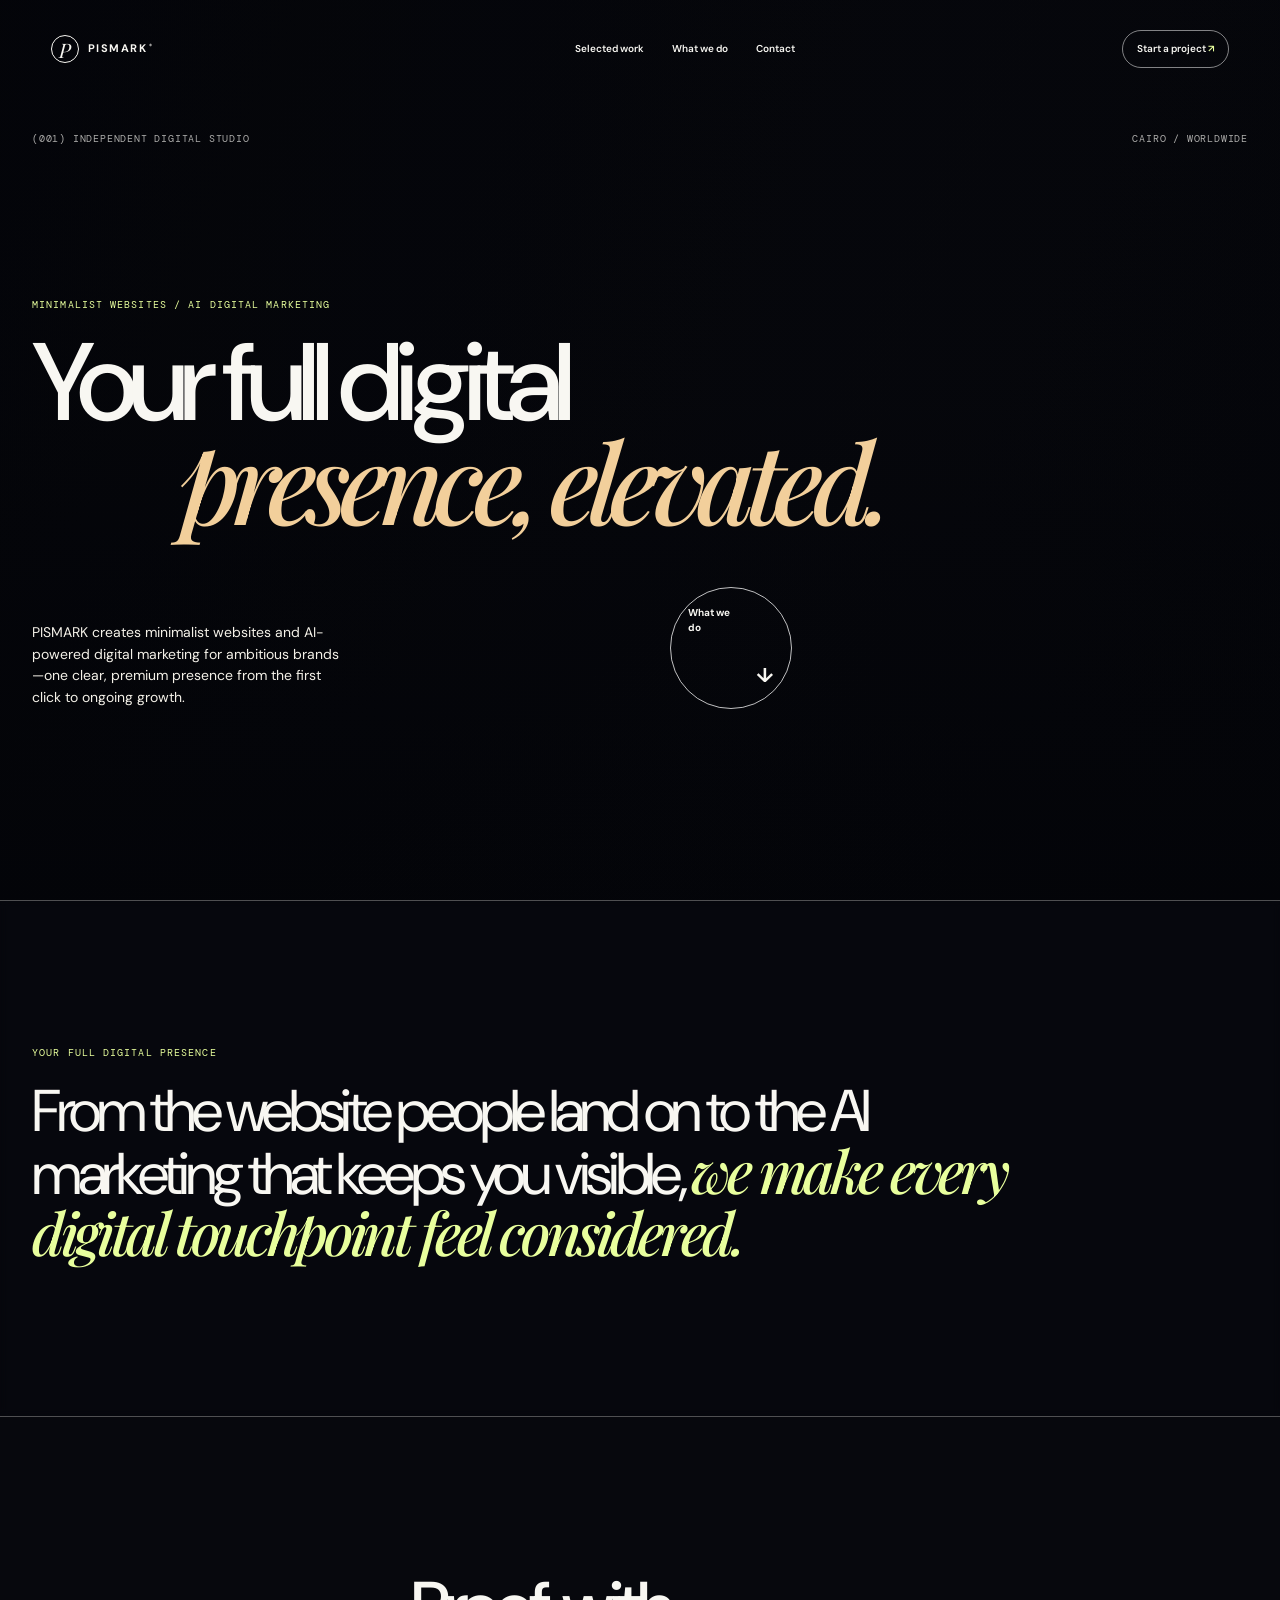
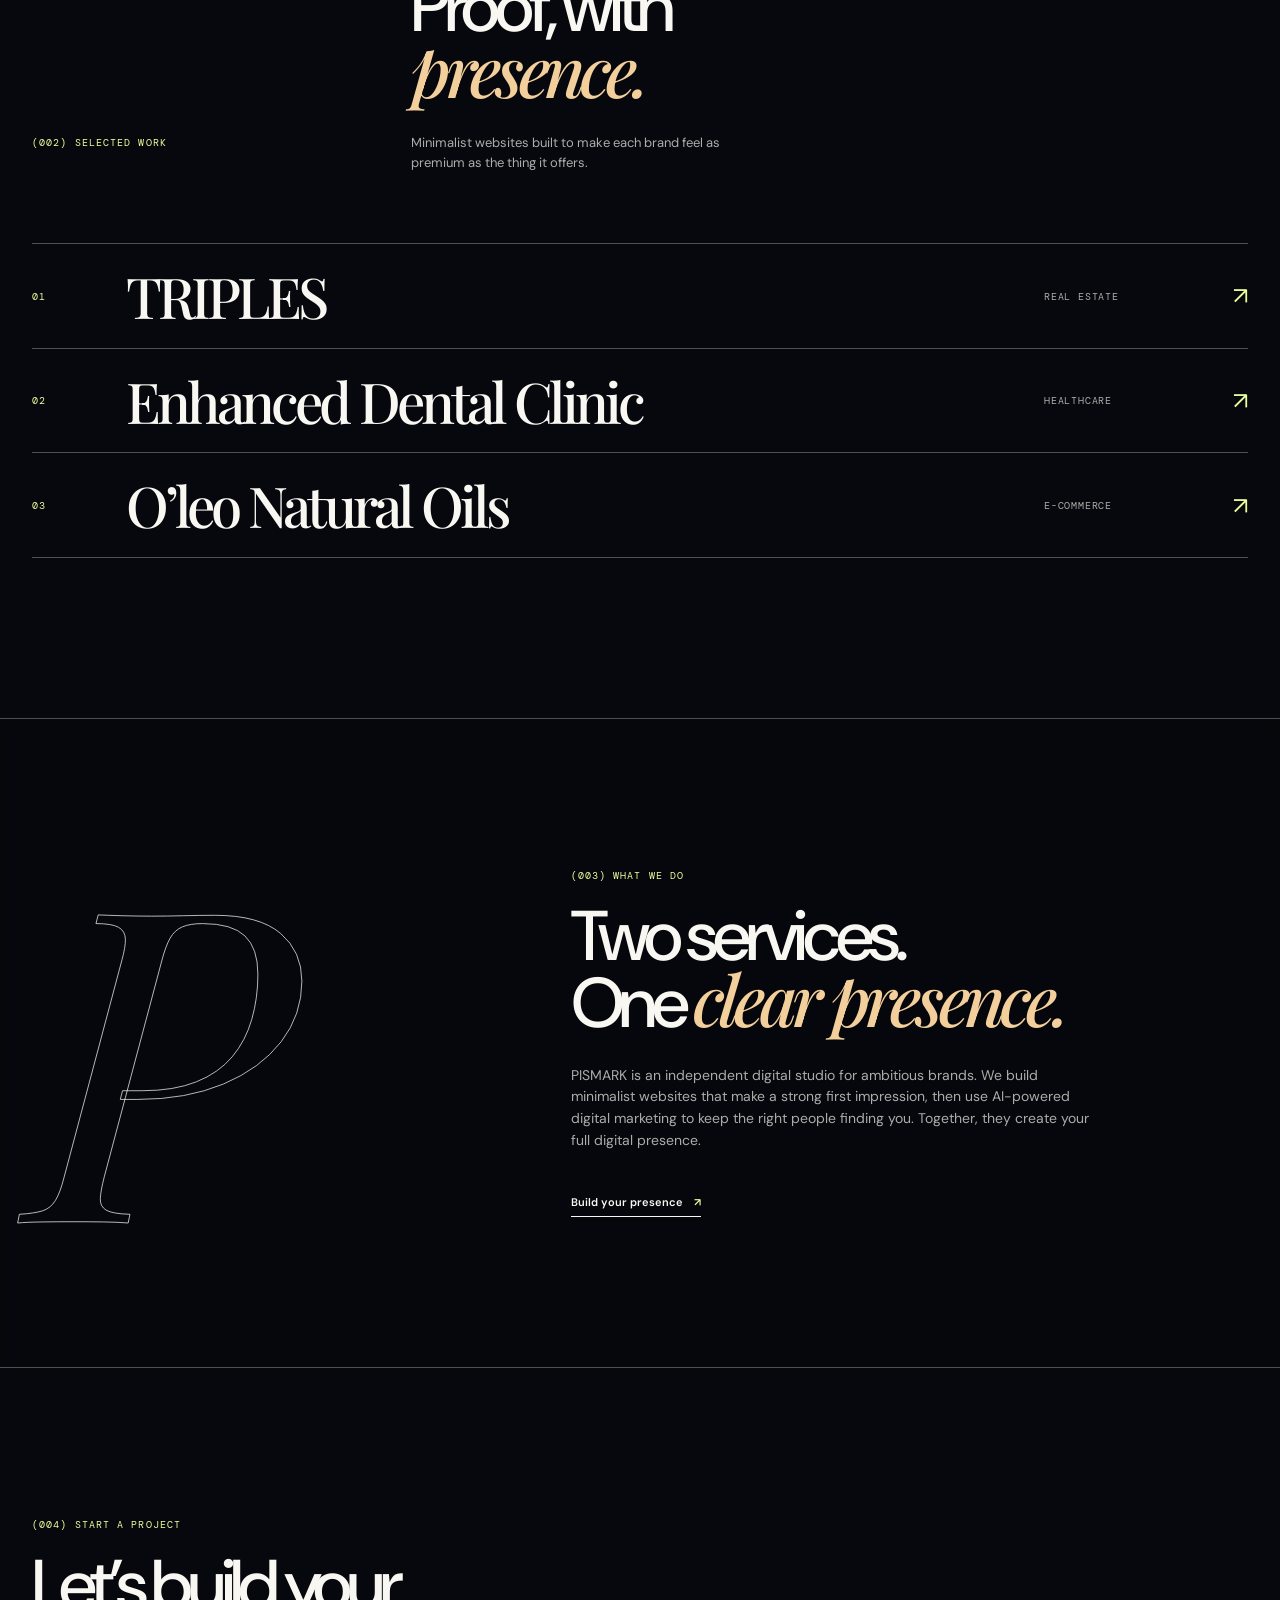
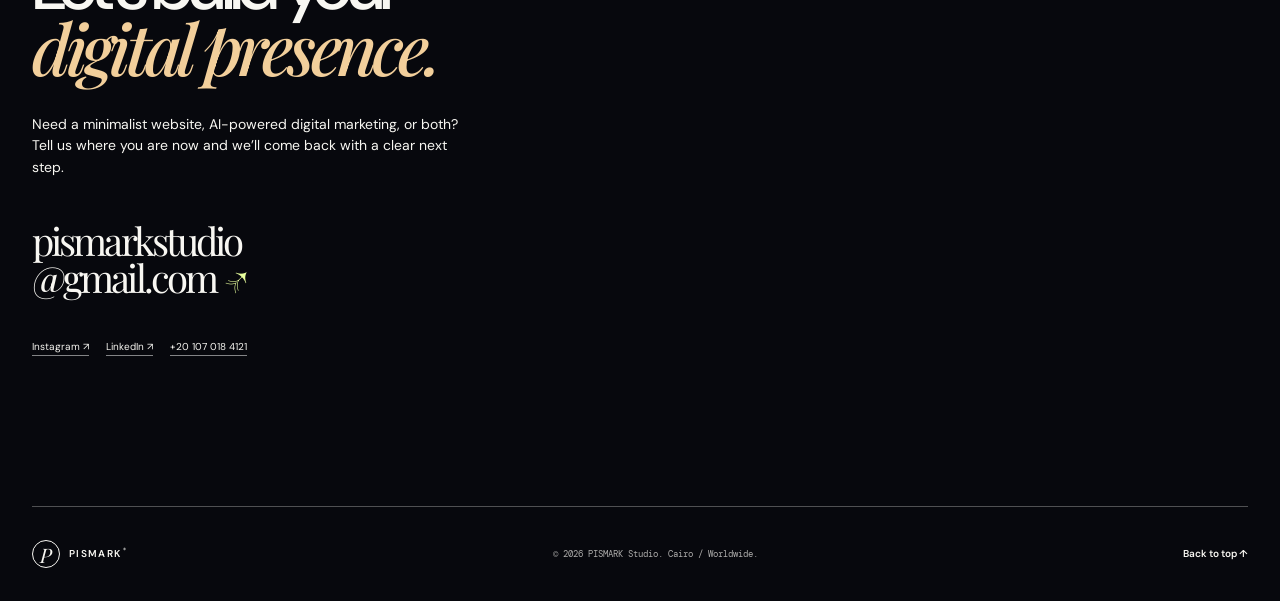
<file: index.html>
<!doctype html>
<html lang="en">
  <head>
    <meta charset="UTF-8" />
    <meta name="viewport" content="width=device-width, initial-scale=1.0" />
    <meta name="description" content="PISMARK builds minimalist websites and AI-powered digital marketing for a complete, premium digital presence." />
    <title>PISMARK — Minimalist websites & AI digital marketing.</title>
    <link rel="icon" href="assets/favicon.svg?v=2" type="image/svg+xml" sizes="any" />
    <link rel="shortcut icon" href="assets/favicon.svg?v=2" />
    <link rel="preconnect" href="https://fonts.googleapis.com" />
    <link rel="preconnect" href="https://fonts.gstatic.com" crossorigin />
    <link href="https://fonts.googleapis.com/css2?family=DM+Mono:wght@400;500&family=DM+Sans:opsz,wght@9..40,400;9..40,500;9..40,600;9..40,700&family=Playfair+Display:ital,wght@0,500;0,600;0,700;1,500;1,600&display=swap" rel="stylesheet" />
    <link rel="stylesheet" href="css/styles.css" />
    <link rel="stylesheet" href="css/project-list.css" />
    <link rel="stylesheet" href="css/type-scale.css" />
    <link rel="stylesheet" href="css/accessibility.css" />
  </head>
  <body>
    <a class="skip-link" href="#content">Skip to content</a>
    <div class="site-loader" aria-hidden="true"><span>P</span><i></i></div>
    <div class="page-video" aria-hidden="true"><video autoplay loop muted playsinline preload="auto"><source src="assets/background-video-web.mp4" type="video/mp4" /></video><div class="video-tint"></div></div>
    <div class="scroll-progress" aria-hidden="true"><span></span></div>

    <header class="site-header" id="top">
      <a class="wordmark" href="#top" aria-label="PISMARK home"><span class="wordmark__seal">P</span><span>PISMARK<sup>®</sup></span></a>
      <nav class="desktop-nav" aria-label="Main navigation"><a href="#work">Selected work</a><a href="#studio">What we do</a><a href="#contact">Contact</a></nav>
      <a class="header-cta" href="#contact">Start a project <span>↗</span></a>
      <button class="menu-toggle" type="button" aria-expanded="false" aria-controls="mobile-menu"><span></span><span></span><span class="sr-only">Open menu</span></button>
    </header>
    <div class="mobile-menu" id="mobile-menu" hidden><a href="#work">Selected work</a><a href="#studio">What we do</a><a href="#contact">Contact</a></div>

    <main id="content" tabindex="-1">
      <section class="hero shell" aria-labelledby="hero-title">
        <div class="eyebrow-row intro"><span>(001) INDEPENDENT DIGITAL STUDIO</span><span>CAIRO / WORLDWIDE</span></div>
        <div class="hero-copy"><p class="kicker intro">MINIMALIST WEBSITES / AI DIGITAL MARKETING</p><h1 id="hero-title"><span class="intro">Your full digital</span><span class="intro hero-italic">presence, elevated.</span></h1><div class="hero-bottom intro"><p>PISMARK creates minimalist websites and AI-powered digital marketing for ambitious brands—one clear, premium presence from the first click to ongoing growth.</p><a class="circle-link" href="#studio">What we<br />do <b>↓</b></a></div></div>
      </section>

      <section class="manifesto" aria-label="PISMARK value proposition"><div class="shell reveal"><p class="kicker">YOUR FULL DIGITAL PRESENCE</p><p>From the website people land on to the AI marketing that keeps you visible, <em>we make every digital touchpoint feel considered.</em></p></div></section>

      <section class="work shell" id="work" aria-labelledby="work-title">
        <div class="section-heading reveal"><p class="kicker">(002) Selected work</p><div><h2 id="work-title">Proof, with<br /><em>presence.</em></h2><p>Minimalist websites built to make each brand feel as premium as the thing it offers.</p></div></div>
        <ol class="project-list" aria-label="Selected PISMARK projects">
          <li class="reveal"><a href="triple-s-real-estate.html"><span>01</span><strong>TRIPLES</strong><em>Real estate</em><b>↗</b></a></li>
          <li class="reveal"><a href="enhanced-dental-clinic.html"><span>02</span><strong>Enhanced Dental Clinic</strong><em>Healthcare</em><b>↗</b></a></li>
          <li class="reveal"><a href="oleo-natural-oils.html"><span>03</span><strong>O’leo Natural Oils</strong><em>E-commerce</em><b>↗</b></a></li>
        </ol>
      </section>

      <section class="studio" id="studio" aria-labelledby="studio-title"><div class="shell studio-layout reveal"><p class="studio-monogram" aria-hidden="true">P</p><div><p class="kicker">(003) WHAT WE DO</p><h2 id="studio-title">Two services.<br />One <em>clear presence.</em></h2><p class="studio-copy">PISMARK is an independent digital studio for ambitious brands. We build minimalist websites that make a strong first impression, then use AI-powered digital marketing to keep the right people finding you. Together, they create your full digital presence.</p><a class="line-link" href="#contact">Build your presence <span>↗</span></a></div></div></section>

      <section class="contact shell" id="contact" aria-labelledby="contact-title"><div class="contact-box reveal"><p class="kicker">(004) START A PROJECT</p><h2 id="contact-title">Let’s build your<br /><em>digital presence.</em></h2><p>Need a minimalist website, AI-powered digital marketing, or both? Tell us where you are now and we’ll come back with a clear next step.</p><a class="email" href="mailto:pismarkstudio@gmail.com">pismarkstudio<br />@gmail.com <span>↗</span></a><div class="social-links"><a href="https://www.instagram.com/pismarkstudio?igsh=YjEzbXQwd3I3NHVk" target="_blank" rel="noreferrer">Instagram ↗</a><a href="https://www.linkedin.com/in/youssef-hamdy-336260428" target="_blank" rel="noreferrer">LinkedIn ↗</a><a href="tel:+201070184121">+20 107 018 4121</a></div></div></section>
    </main>
    <footer class="site-footer shell"><a class="wordmark" href="#top"><span class="wordmark__seal">P</span><span>PISMARK<sup>®</sup></span></a><p>© <span id="year"></span> PISMARK Studio. Cairo / Worldwide.</p><a href="#top">Back to top ↑</a></footer>
    <script src="js/script.js"></script>
  </body>
</html>
</file>
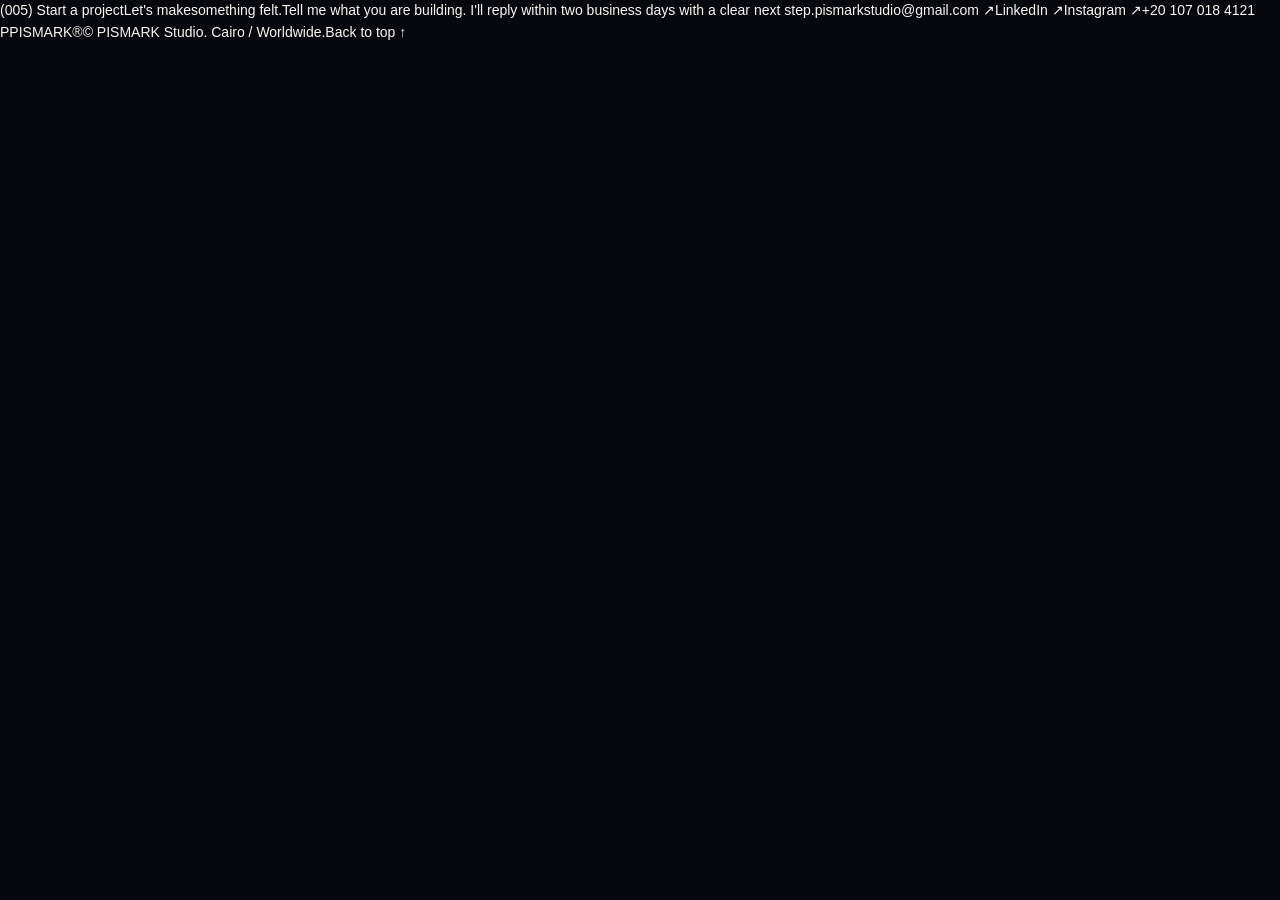
<file: artifact-c93fa171-dd0c-4511-8b43-77b294bc8eed-1.html>
<!DOCTYPE html>
                        <html lang="en">
                        <head>
                            <meta charset="UTF-8">
                            <meta name="viewport" content="width=device-width, initial-scale=1.0">
							<style>
								body {
									background-color: white; /* Ensure the iframe has a white background */
								}

								
							</style>
                        </head>
                        <body>
                            <!DOCTYPE html>
<html lang="en">
<head>
    <meta charset="UTF-8">
    <title>PISMARK — Digital experiences, precisely built.</title>
    <link rel="stylesheet" href="css/styles.css">
    <link rel="stylesheet" href="css/accessibility.css">
</head>
<body>
    <!-- ... rest of the page ... -->

    (005) Start a projectLet's makesomething felt.Tell me what you are building. I'll reply within two business days with a clear next step.pismarkstudio@gmail.com ↗LinkedIn ↗Instagram ↗+20 107 018 4121

    PPISMARK®©  PISMARK Studio. Cairo / Worldwide.Back to top ↑
</body>
</html>

							<script>
                            	
							</script>
                        </body>
                        </html>
</file>
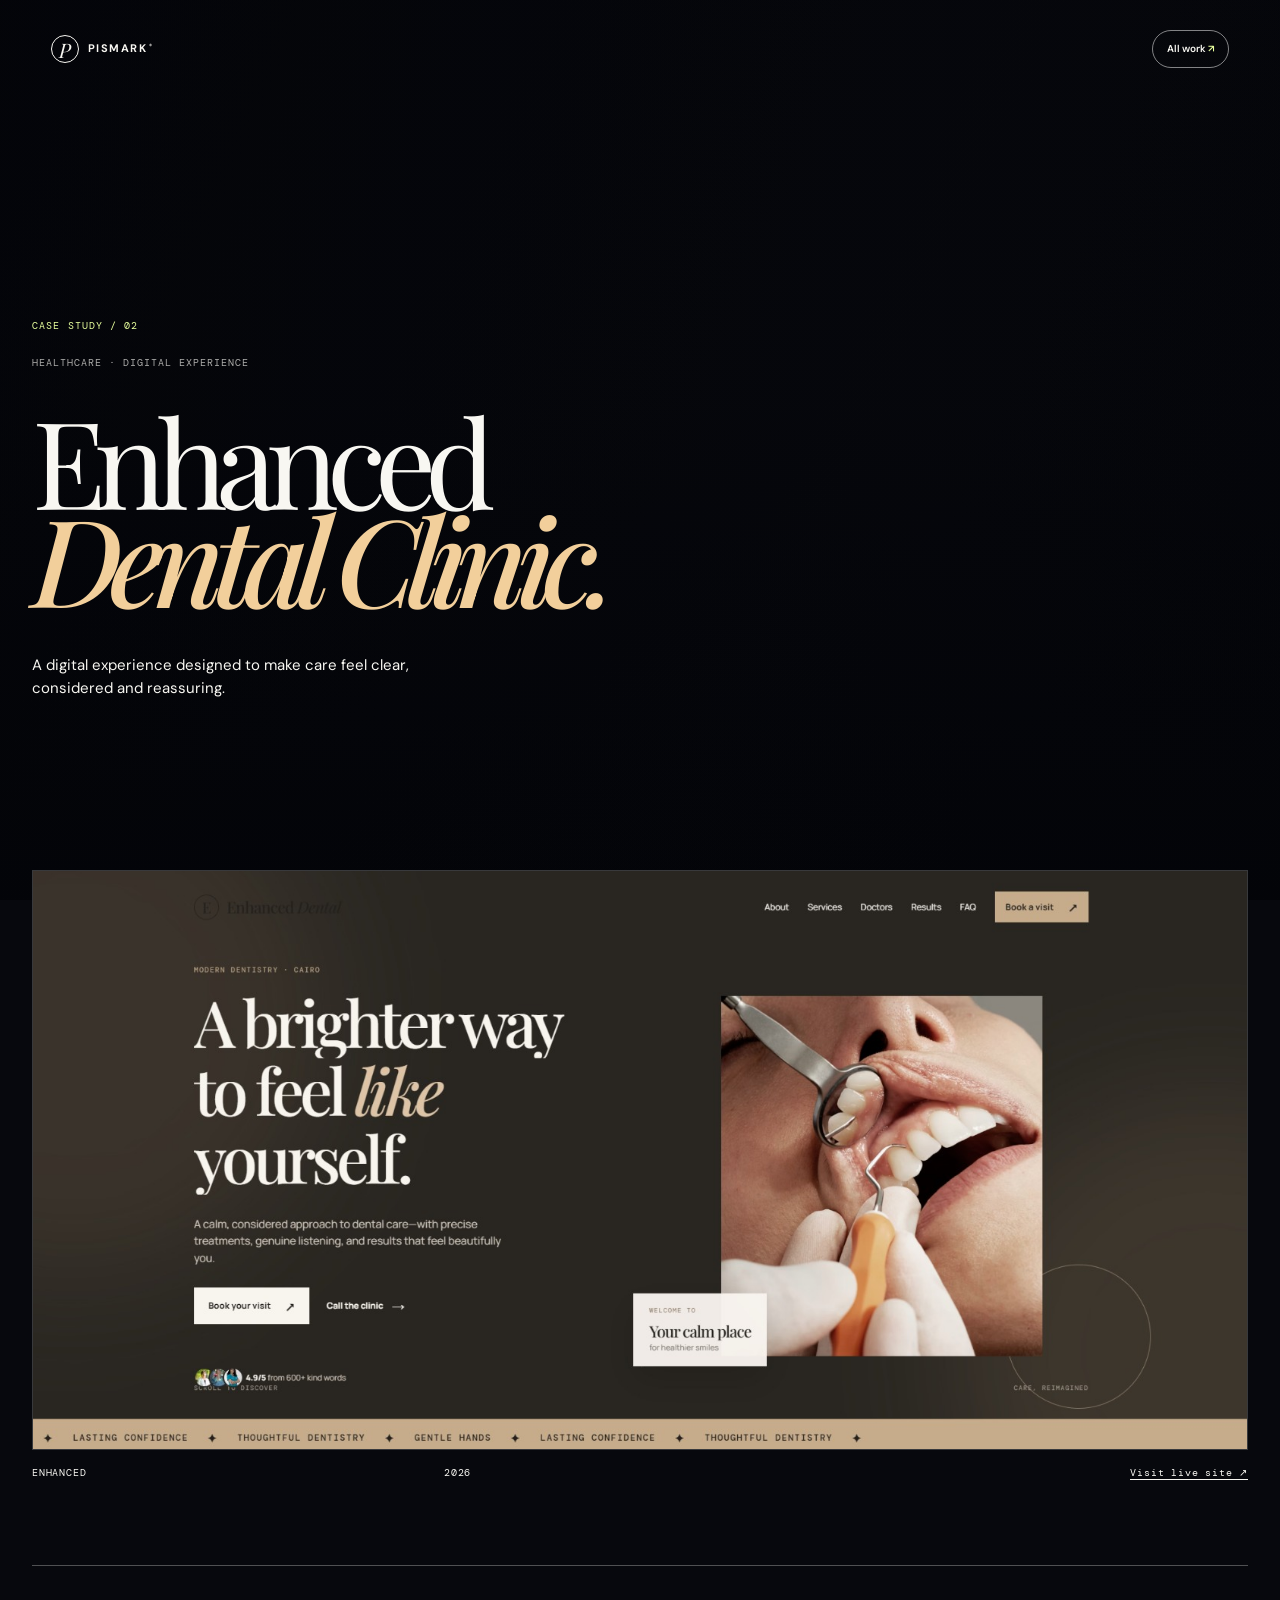
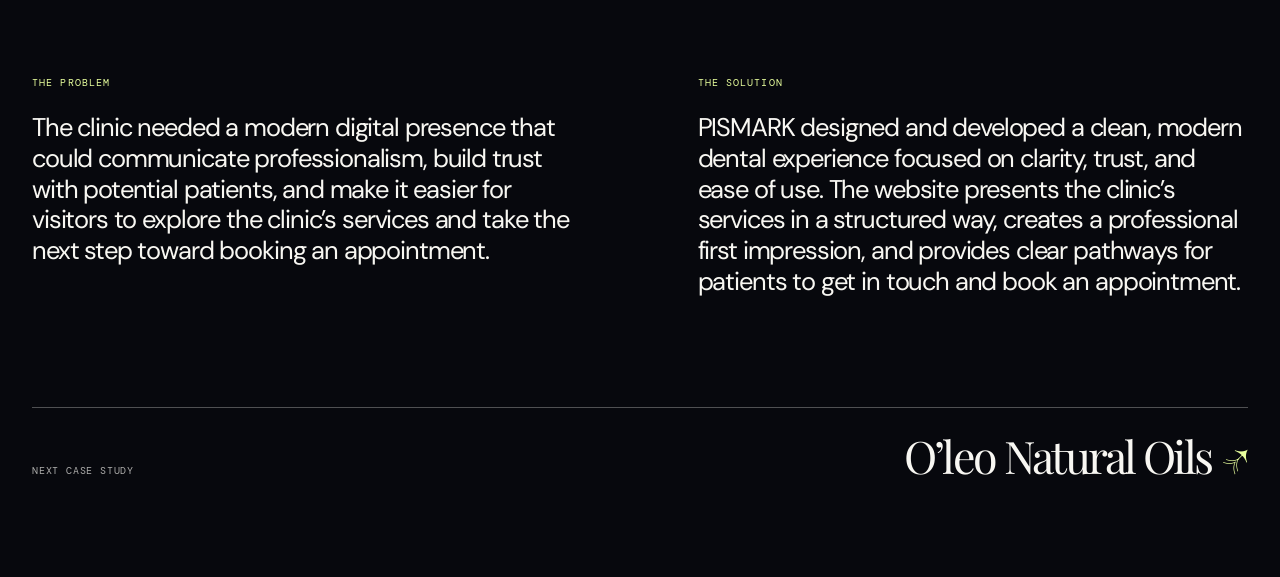
<file: enhanced-dental-clinic.html>
<!doctype html>
<html lang="en">
  <head>
    <meta charset="UTF-8" /><meta name="viewport" content="width=device-width, initial-scale=1.0" />
    <meta name="description" content="Enhanced Dental Clinic case study by PISMARK." /><title>Enhanced Dental Clinic — PISMARK case study</title>
    <link rel="preconnect" href="https://fonts.googleapis.com" /><link rel="preconnect" href="https://fonts.gstatic.com" crossorigin />
    <link href="https://fonts.googleapis.com/css2?family=DM+Mono:wght@400;500&family=DM+Sans:opsz,wght@9..40,400;9..40,500;9..40,600;9..40,700&family=Playfair+Display:ital,wght@0,500;0,600;0,700;1,500;1,600&display=swap" rel="stylesheet" />
    <link rel="stylesheet" href="css/styles.css" /><link rel="stylesheet" href="css/type-scale.css" /><link rel="stylesheet" href="css/accessibility.css" />
  </head>
  <body class="case-page">
    <a class="skip-link" href="#content">Skip to content</a><div class="site-loader" aria-hidden="true"><span>P</span><i></i></div>
    <div class="page-video" aria-hidden="true"><video autoplay loop muted playsinline preload="auto"><source src="assets/background-video-web.mp4" type="video/mp4" /></video><div class="video-tint"></div></div><div class="scroll-progress" aria-hidden="true"><span></span></div>
    <header class="site-header"><a class="wordmark" href="index.html" aria-label="PISMARK home"><span class="wordmark__seal">P</span><span>PISMARK<sup>®</sup></span></a><a class="header-cta" href="index.html#work">All work <span>↗</span></a></header>
    <main id="content" tabindex="-1"><article class="case-study shell"><header class="case-intro"><p class="kicker intro">Case study / 02</p><p class="case-type intro">Healthcare · Digital experience</p><h1 class="intro">Enhanced<br /><em>Dental Clinic.</em></h1><p class="case-summary intro">A digital experience designed to make care feel clear, considered and reassuring.</p></header><figure class="case-image reveal"><img src="assets/enhanced-dental-clinic.jpeg" alt="Enhanced Dental Clinic digital experience homepage" /></figure><div class="case-facts reveal"><span>ENHANCED</span><span>2026</span><a href="https://yggfuurnn-arch.github.io/enhanced/" target="_blank" rel="noreferrer">Visit live site ↗</a></div><div class="case-content"><section class="reveal"><p class="kicker">The problem</p><p>The clinic needed a modern digital presence that could communicate professionalism, build trust with potential patients, and make it easier for visitors to explore the clinic’s services and take the next step toward booking an appointment.</p></section><section class="reveal"><p class="kicker">The solution</p><p>PISMARK designed and developed a clean, modern dental experience focused on clarity, trust, and ease of use. The website presents the clinic’s services in a structured way, creates a professional first impression, and provides clear pathways for patients to get in touch and book an appointment.</p></section></div><footer class="case-next reveal"><p>Next case study</p><a href="oleo-natural-oils.html">O’leo Natural Oils <span>↗</span></a></footer></article></main>
    <script src="js/script.js"></script>
  </body>
</html>
</file>
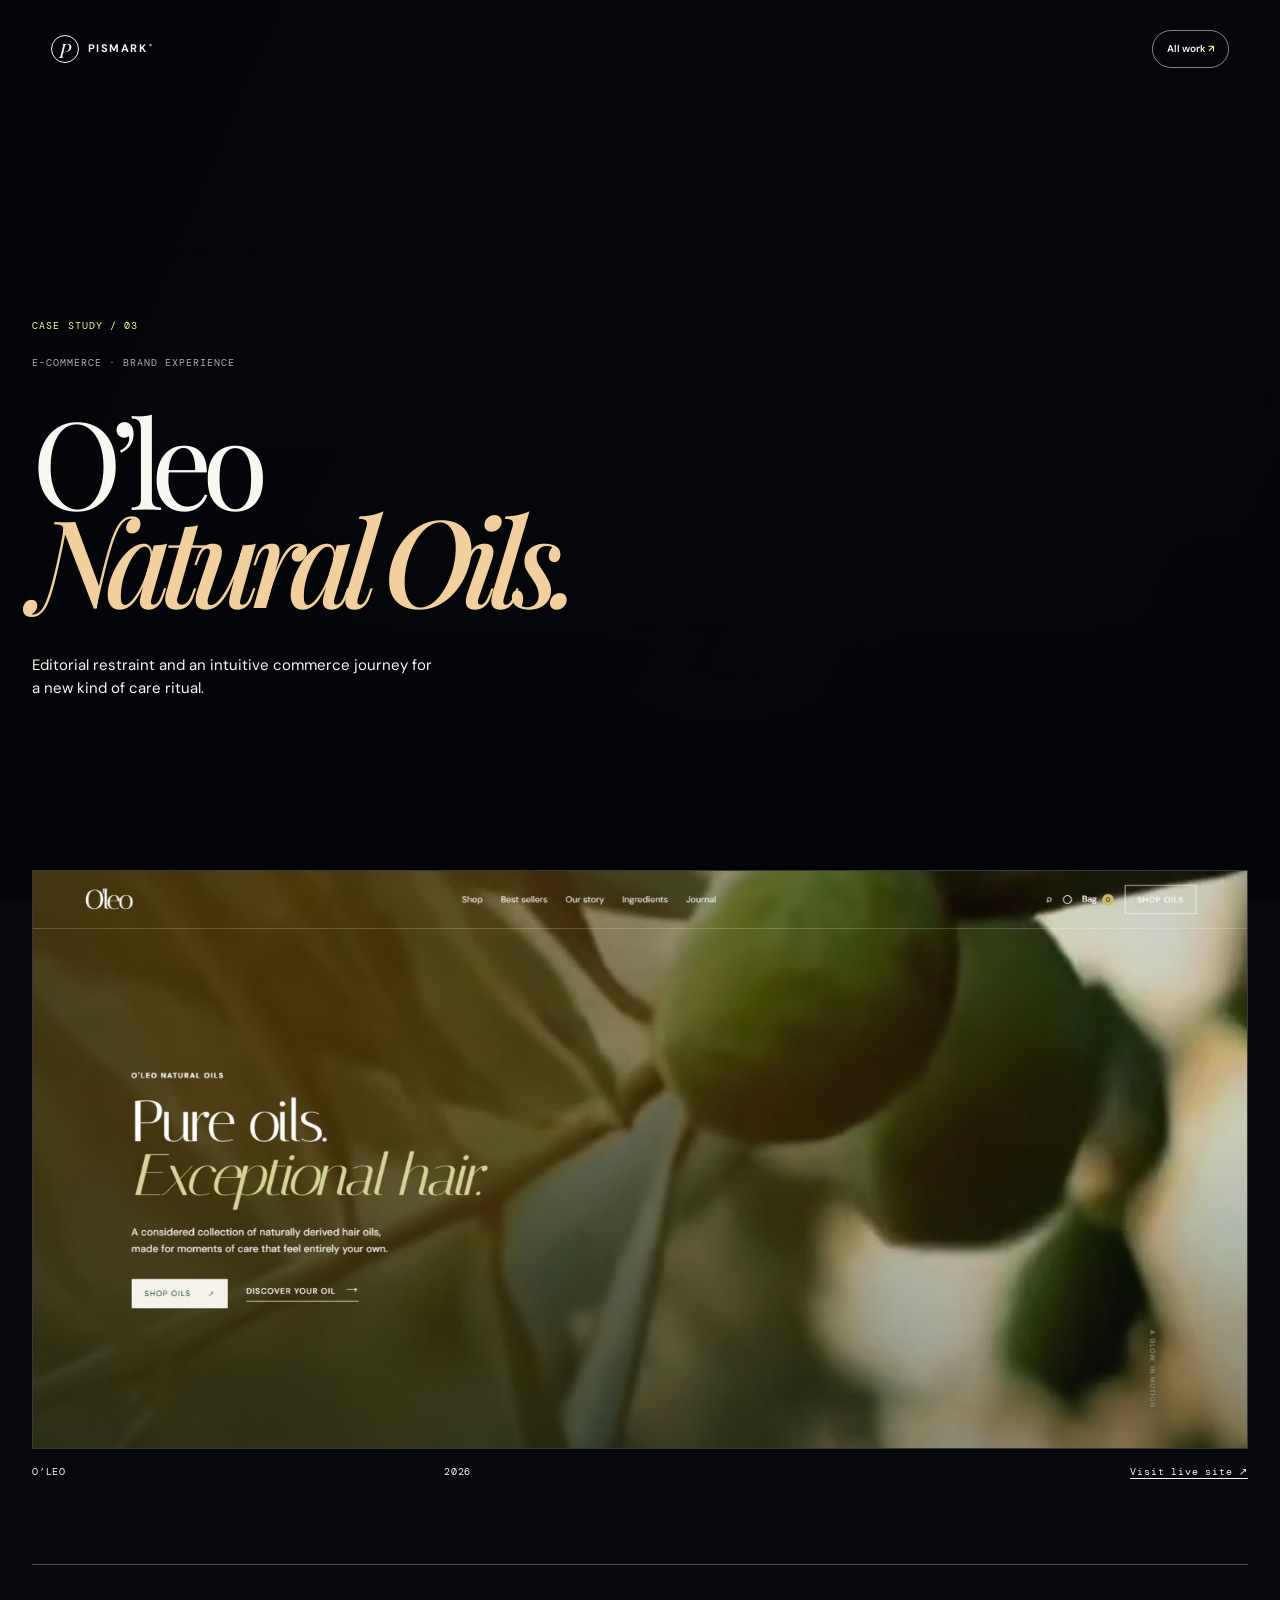
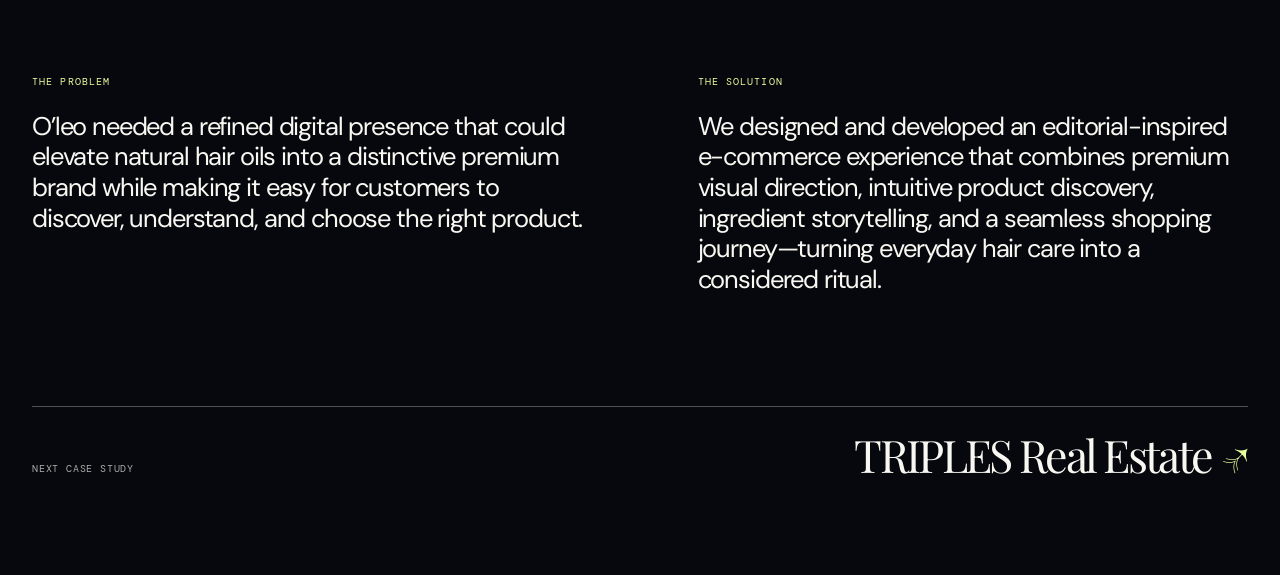
<file: oleo-natural-oils.html>
<!doctype html>
<html lang="en">
  <head>
    <meta charset="UTF-8" /><meta name="viewport" content="width=device-width, initial-scale=1.0" />
    <meta name="description" content="O’leo Natural Oils case study by PISMARK." /><title>O’leo Natural Oils — PISMARK case study</title>
    <link rel="preconnect" href="https://fonts.googleapis.com" /><link rel="preconnect" href="https://fonts.gstatic.com" crossorigin />
    <link href="https://fonts.googleapis.com/css2?family=DM+Mono:wght@400;500&family=DM+Sans:opsz,wght@9..40,400;9..40,500;9..40,600;9..40,700&family=Playfair+Display:ital,wght@0,500;0,600;0,700;1,500;1,600&display=swap" rel="stylesheet" />
    <link rel="stylesheet" href="css/styles.css" /><link rel="stylesheet" href="css/type-scale.css" /><link rel="stylesheet" href="css/accessibility.css" />
  </head>
  <body class="case-page">
    <a class="skip-link" href="#content">Skip to content</a><div class="site-loader" aria-hidden="true"><span>P</span><i></i></div>
    <div class="page-video" aria-hidden="true"><video autoplay loop muted playsinline preload="auto"><source src="assets/background-video-web.mp4" type="video/mp4" /></video><div class="video-tint"></div></div><div class="scroll-progress" aria-hidden="true"><span></span></div>
    <header class="site-header"><a class="wordmark" href="index.html" aria-label="PISMARK home"><span class="wordmark__seal">P</span><span>PISMARK<sup>®</sup></span></a><a class="header-cta" href="index.html#work">All work <span>↗</span></a></header>
    <main id="content" tabindex="-1"><article class="case-study shell"><header class="case-intro"><p class="kicker intro">Case study / 03</p><p class="case-type intro">E-commerce · Brand experience</p><h1 class="intro">O’leo<br /><em>Natural Oils.</em></h1><p class="case-summary intro">Editorial restraint and an intuitive commerce journey for a new kind of care ritual.</p></header><figure class="case-image reveal"><img src="assets/oleo-natural-oils.jpeg" alt="O’leo Natural Oils digital experience homepage" /></figure><div class="case-facts reveal"><span>O’LEO</span><span>2026</span><a href="https://yggfuurnn-arch.github.io/O-leo/" target="_blank" rel="noreferrer">Visit live site ↗</a></div><div class="case-content"><section class="reveal"><p class="kicker">The problem</p><p>O’leo needed a refined digital presence that could elevate natural hair oils into a distinctive premium brand while making it easy for customers to discover, understand, and choose the right product.</p></section><section class="reveal"><p class="kicker">The solution</p><p>We designed and developed an editorial-inspired e-commerce experience that combines premium visual direction, intuitive product discovery, ingredient storytelling, and a seamless shopping journey—turning everyday hair care into a considered ritual.</p></section></div><footer class="case-next reveal"><p>Next case study</p><a href="triple-s-real-estate.html">TRIPLES Real Estate <span>↗</span></a></footer></article></main>
    <script src="js/script.js"></script>
  </body>
</html>
</file>
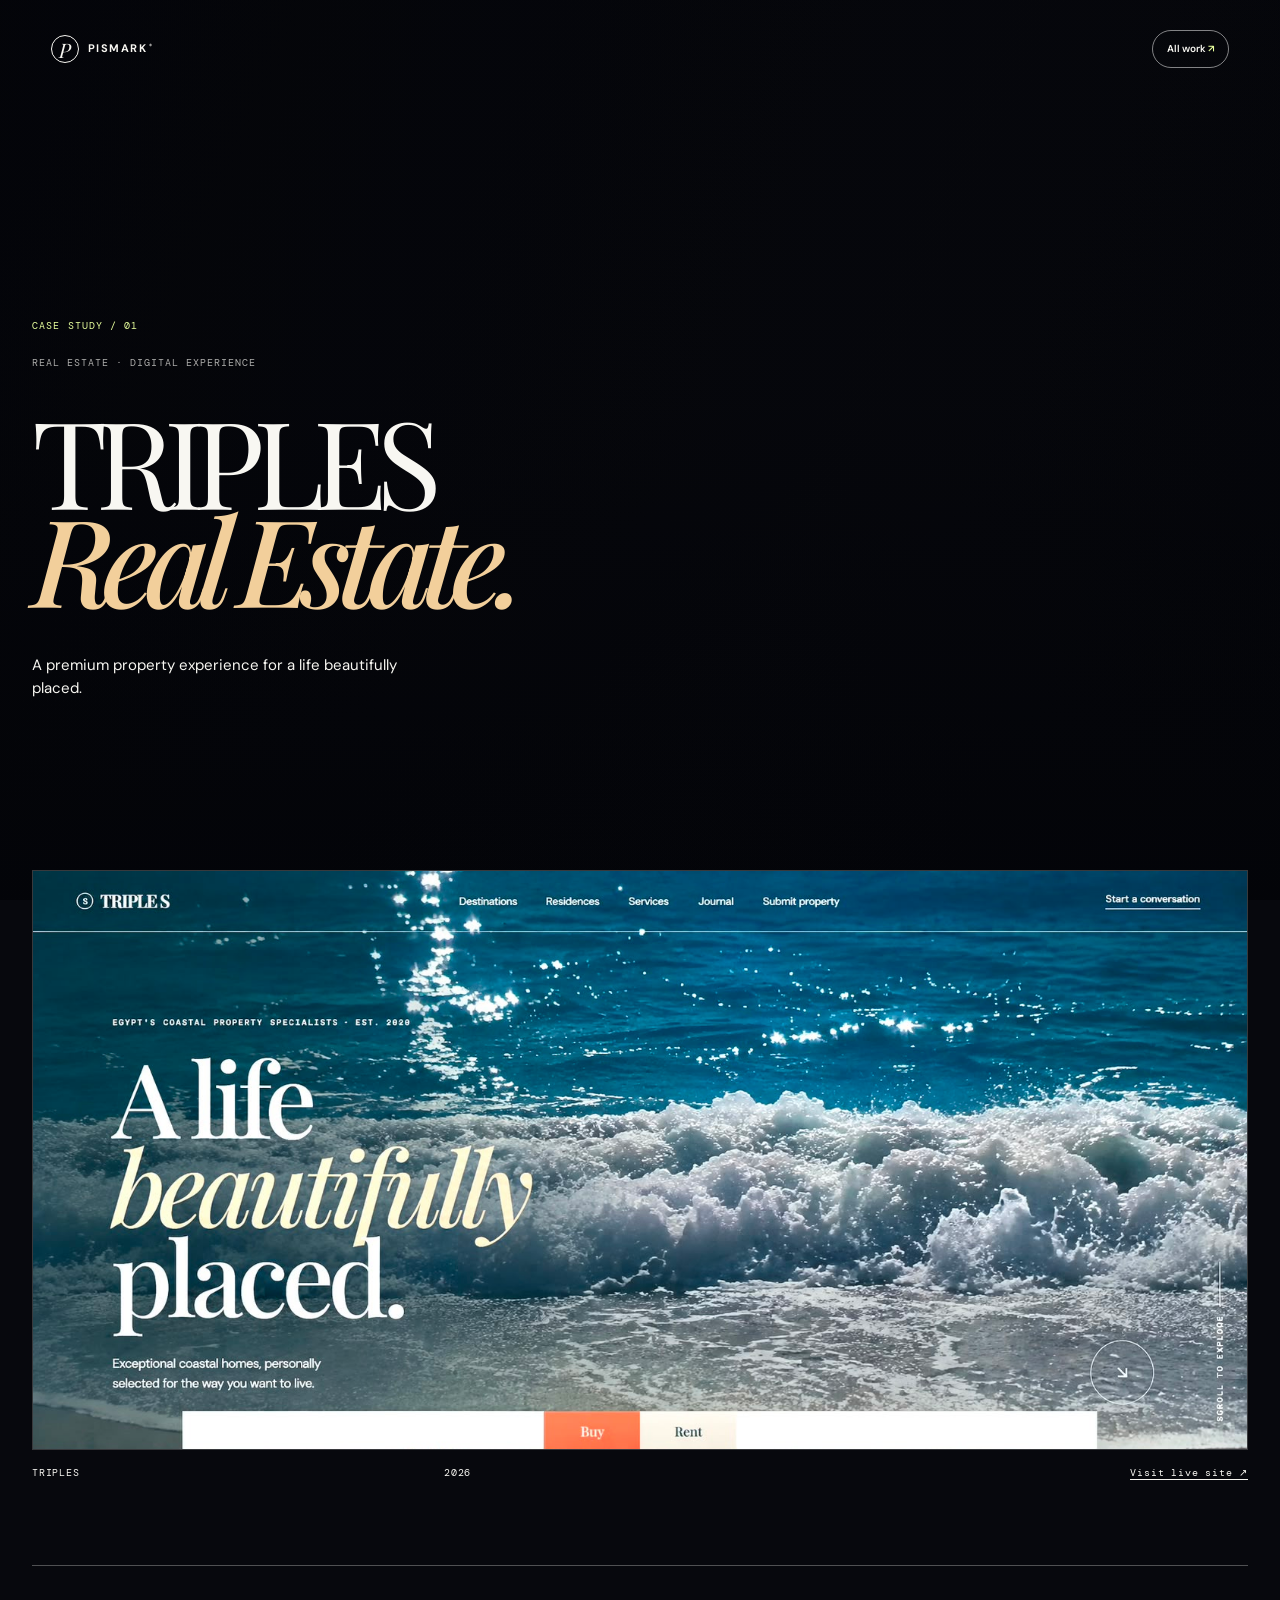
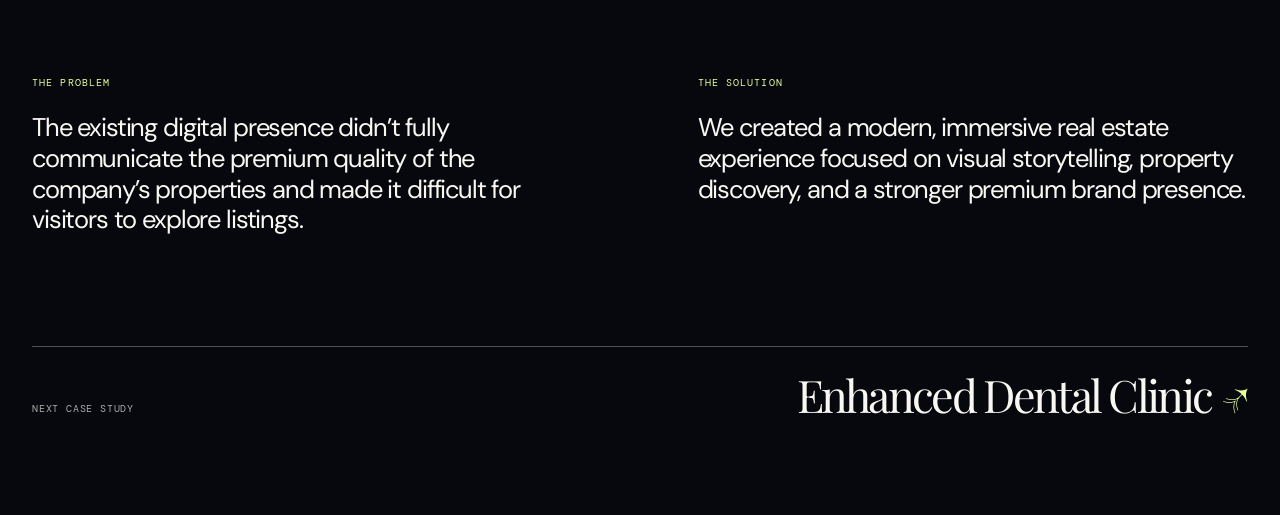
<file: triple-s-real-estate.html>
<!doctype html>
<html lang="en">
  <head>
    <meta charset="UTF-8" /><meta name="viewport" content="width=device-width, initial-scale=1.0" />
    <meta name="description" content="Triple S Real Estate case study by PISMARK." /><title>TRIPLES — PISMARK case study</title>
    <link rel="preconnect" href="https://fonts.googleapis.com" /><link rel="preconnect" href="https://fonts.gstatic.com" crossorigin />
    <link href="https://fonts.googleapis.com/css2?family=DM+Mono:wght@400;500&family=DM+Sans:opsz,wght@9..40,400;9..40,500;9..40,600;9..40,700&family=Playfair+Display:ital,wght@0,500;0,600;0,700;1,500;1,600&display=swap" rel="stylesheet" />
    <link rel="stylesheet" href="css/styles.css" /><link rel="stylesheet" href="css/type-scale.css" /><link rel="stylesheet" href="css/accessibility.css" />
  </head>
  <body class="case-page">
    <a class="skip-link" href="#content">Skip to content</a><div class="site-loader" aria-hidden="true"><span>P</span><i></i></div>
    <div class="page-video" aria-hidden="true"><video autoplay loop muted playsinline preload="auto"><source src="assets/background-video-web.mp4" type="video/mp4" /></video><div class="video-tint"></div></div><div class="scroll-progress" aria-hidden="true"><span></span></div>
    <header class="site-header"><a class="wordmark" href="index.html" aria-label="PISMARK home"><span class="wordmark__seal">P</span><span>PISMARK<sup>®</sup></span></a><a class="header-cta" href="index.html#work">All work <span>↗</span></a></header>
    <main id="content" tabindex="-1"><article class="case-study shell"><header class="case-intro"><p class="kicker intro">Case study / 01</p><p class="case-type intro">Real estate · Digital experience</p><h1 class="intro">TRIPLES<br /><em>Real Estate.</em></h1><p class="case-summary intro">A premium property experience for a life beautifully placed.</p></header><figure class="case-image reveal"><img src="assets/triple-s-real-estate.jpeg" alt="TRIPLES real estate digital experience homepage" /></figure><div class="case-facts reveal"><span>TRIPLES</span><span>2026</span><a href="https://triple-s-real-estate.pismarkstudio.workers.dev/" target="_blank" rel="noreferrer">Visit live site ↗</a></div><div class="case-content"><section class="reveal"><p class="kicker">The problem</p><p>The existing digital presence didn’t fully communicate the premium quality of the company’s properties and made it difficult for visitors to explore listings.</p></section><section class="reveal"><p class="kicker">The solution</p><p>We created a modern, immersive real estate experience focused on visual storytelling, property discovery, and a stronger premium brand presence.</p></section></div><footer class="case-next reveal"><p>Next case study</p><a href="enhanced-dental-clinic.html">Enhanced Dental Clinic <span>↗</span></a></footer></article></main>
    <script src="js/script.js"></script>
  </body>
</html>
</file>
<file: css/styles.css>
:root{--ink:#07080d;--text:#f8f7f2;--muted:rgba(248,247,242,.69);--line:rgba(248,247,242,.3);--lime:#e8ff9d;--warm:#f2cf9b;--serif:"Playfair Display",Georgia,serif;--sans:"DM Sans",Arial,sans-serif;--mono:"DM Mono",monospace}*{box-sizing:border-box}html{background:#07080d;scroll-behavior:smooth}body{min-width:320px;margin:0;background:transparent;color:var(--text);font:14px/1.55 var(--sans);overflow-x:hidden}.shell{width:min(1240px,calc(100% - 64px));margin-inline:auto}.sr-only{position:absolute;width:1px;height:1px;padding:0;margin:-1px;overflow:hidden;clip:rect(0,0,0,0);white-space:nowrap;border:0}.page-video{position:fixed;inset:0;z-index:0;overflow:hidden;background:#07080d}.page-video video{width:100%;height:100%;object-fit:cover;filter:saturate(.82) contrast(1.05) brightness(.78)}.video-tint{position:absolute;inset:0;background:linear-gradient(113deg,rgba(2,3,7,.64),rgba(2,3,7,.18) 62%,rgba(2,3,7,.5)),linear-gradient(0deg,rgba(2,3,7,.6),rgba(2,3,7,.08) 55%)}main,.site-footer{position:relative;z-index:1}.site-loader{position:fixed;inset:0;z-index:100;display:grid;place-items:center;background:#07080d;transition:transform .75s cubic-bezier(.77,0,.18,1)}.site-loader span{font:italic clamp(72px,12vw,180px)/1 var(--serif)}.site-loader i{position:absolute;bottom:32%;height:1px;width:0;background:var(--lime);animation:load .9s .15s ease forwards}@keyframes load{to{width:100px}}.site-loader.is-gone{transform:translateY(-101%)}.scroll-progress{position:fixed;z-index:80;top:0;left:0;width:100%;height:2px}.scroll-progress span{display:block;width:0;height:100%;background:var(--lime)}.site-header{position:fixed;top:18px;left:50%;z-index:60;width:min(1240px,calc(100% - 64px));height:62px;padding:0 18px;border:1px solid transparent;border-radius:99px;display:flex;align-items:center;justify-content:space-between;transform:translateX(-50%);transition:background .25s,border-color .25s,backdrop-filter .25s}.site-header.is-scrolled{background:rgba(7,8,13,.46);border-color:rgba(255,255,255,.2);backdrop-filter:blur(14px)}.wordmark{display:flex;align-items:center;gap:9px;color:inherit;text-decoration:none;font-size:11px;font-weight:700;letter-spacing:.13em}.wordmark__seal{display:grid;place-items:center;width:28px;height:28px;border:1px solid currentColor;border-radius:50%;font:italic 20px var(--serif);letter-spacing:0}.wordmark sup{font-size:6px;margin-left:2px}.desktop-nav{display:flex;gap:28px;margin-left:95px}.desktop-nav a,.header-cta,.site-footer>a{color:inherit;text-decoration:none;font-size:10px;font-weight:600}.desktop-nav a{position:relative}.desktop-nav a:after{content:"";position:absolute;left:0;bottom:-5px;width:0;height:1px;background:var(--lime);transition:width .2s}.desktop-nav a:hover:after{width:100%}.header-cta{padding:10px 14px;border:1px solid rgba(255,255,255,.5);border-radius:99px;transition:background .2s,color .2s}.header-cta:hover{background:var(--lime);border-color:var(--lime);color:var(--ink)}.header-cta span,.kicker{color:var(--lime)}.menu-toggle,.mobile-menu{display:none}.hero{min-height:100svh;padding:132px 0 38px;display:flex;flex-direction:column;justify-content:space-between}.eyebrow-row{display:flex;justify-content:space-between;color:var(--muted);font:10px var(--mono);letter-spacing:.08em}.hero-copy{max-width:1130px;margin:auto 0}.kicker{margin:0 0 24px;font:10px var(--mono);letter-spacing:.11em;text-transform:uppercase}.hero h1,h2{margin:0;font-weight:500;line-height:.88;letter-spacing:-.075em}.hero h1{font-size:clamp(60px,9.6vw,148px)}.hero h1 span{display:block}.hero-italic,h2 em,.manifesto em{font-family:var(--serif);font-style:italic;font-weight:500}.hero-italic{margin-left:13%;letter-spacing:-.09em;color:var(--warm)}.hero-bottom{display:flex;align-items:flex-end;justify-content:space-between;width:min(760px,100%);margin-top:58px}.hero-bottom>p{width:310px;margin:0;color:#f4f1e8;font-size:14px}.circle-link{display:flex;flex-direction:column;justify-content:space-between;width:122px;height:122px;padding:17px;border:1px solid rgba(255,255,255,.75);border-radius:50%;color:var(--text);text-decoration:none;font-size:10px;font-weight:700;transition:background .25s,border-color .25s,color .25s}.circle-link:hover{background:var(--lime);border-color:var(--lime);color:var(--ink)}.circle-link b{align-self:flex-end;font-size:20px}.manifesto{padding:145px 0 150px;border-top:1px solid var(--line);border-bottom:1px solid var(--line);background:rgba(7,8,13,.23);backdrop-filter:blur(4px)}.manifesto>div>p:last-child{max-width:1000px;margin:0;font-size:clamp(37px,5.2vw,78px);letter-spacing:-.074em;line-height:.98}.manifesto em{color:var(--lime)}.work{padding:160px 0}.section-heading{display:grid;grid-template-columns:1fr 2.4fr;gap:30px;align-items:end;margin-bottom:70px}.section-heading h2,.studio h2,.contact h2{font-size:clamp(50px,6.1vw,92px)}.section-heading h2 em,.studio h2 em,.contact h2 em{font-family:var(--serif);font-style:italic;color:var(--warm);font-weight:500}.section-heading div>p{max-width:360px;margin:27px 0 0;color:var(--muted);font-size:13px}.project-grid{display:grid;grid-template-columns:1.25fr 1fr;gap:70px 27px}.project-card{color:inherit;text-decoration:none}.project-card--wide{grid-column:span 2}.project-card--offset{margin-top:124px}.project-card figure{position:relative;height:510px;margin:0;overflow:hidden;background:#16181e}.project-card--wide figure{height:min(58vw,630px)}.project-card img{width:100%;height:100%;object-fit:cover;filter:saturate(.78);transition:transform .8s cubic-bezier(.2,.7,.2,1),filter .45s}.project-card figure:after{content:"";position:absolute;inset:0;background:linear-gradient(0deg,rgba(0,0,0,.7),transparent 60%);transition:opacity .35s}.project-card figcaption{position:absolute;z-index:1;bottom:22px;right:23px;left:23px;display:flex;align-items:end;justify-content:space-between;gap:20px;font:10px var(--mono);letter-spacing:.07em}.project-card figcaption b{font:10px var(--sans);font-weight:700}.project-card:hover img{transform:scale(1.045);filter:saturate(1.04)}.project-card:hover figure:after{opacity:.65}.project-name{display:flex;justify-content:space-between;gap:20px;padding-top:15px}.project-name h3{margin:0;font:clamp(25px,3vw,42px)/1 var(--serif);letter-spacing:-.055em}.project-name p{margin:4px 0 0;color:var(--muted);font:10px var(--mono)}.studio{padding:150px 0;border-top:1px solid var(--line);border-bottom:1px solid var(--line);background:rgba(7,8,13,.3);backdrop-filter:blur(4px)}.studio-layout{display:grid;grid-template-columns:1fr 1.6fr;gap:9vw;align-items:center}.studio-monogram{margin:0;color:transparent;font:italic clamp(240px,34vw,510px)/.7 var(--serif);letter-spacing:-.2em;-webkit-text-stroke:1px rgba(255,255,255,.7)}.studio-copy{max-width:530px;margin:30px 0 0;color:var(--muted);font-size:15px}.line-link{display:inline-block;margin-top:42px;padding-bottom:5px;border-bottom:1px solid var(--text);color:var(--text);text-decoration:none;font-size:11px;font-weight:600}.line-link span{padding-left:8px;color:var(--lime)}.contact{padding:150px 0}.contact-box{max-width:1000px}.contact-box>p:not(.kicker){max-width:440px;margin:30px 0 0;color:var(--text);font-size:15px}.email{display:inline-block;margin:43px 0;color:var(--text);font:clamp(28px,3.5vw,52px)/.97 var(--serif);letter-spacing:-.075em;text-decoration:none}.email span{color:var(--lime)}.social-links{display:flex;flex-wrap:wrap;gap:17px}.social-links a{color:var(--text);text-decoration:none;font-size:10px;border-bottom:1px solid rgba(255,255,255,.5)}.site-footer{min-height:95px;display:flex;align-items:center;justify-content:space-between;border-top:1px solid var(--line)}.site-footer p{margin:0;color:var(--muted);font:9px var(--mono)}.intro{opacity:0;transform:translateY(24px);transition:opacity .7s ease,transform .75s cubic-bezier(.22,1,.36,1)}.intro:nth-child(2){transition-delay:.1s}.intro:nth-child(3){transition-delay:.18s}.is-ready .intro{opacity:1;transform:none}.reveal{opacity:0;transform:translateY(28px);transition:opacity .7s ease,transform .75s cubic-bezier(.22,1,.36,1)}.reveal.is-visible{opacity:1;transform:none}.case-page .page-video video{filter:saturate(.62) contrast(1.08) brightness(.52)}.case-study{padding:150px 0 100px}.case-intro{min-height:calc(100svh - 180px);display:flex;flex-direction:column;justify-content:center}.case-type{margin:0 0 42px;color:var(--muted);font:10px var(--mono);letter-spacing:.1em;text-transform:uppercase}.case-intro h1{margin:0;font:clamp(66px,11vw,170px)/.8 var(--serif);letter-spacing:-.095em}.case-intro h1 em{color:var(--warm);font-weight:500}.case-summary{max-width:400px;margin:48px 0 0;color:var(--text);font-size:16px}.case-image{margin:0;overflow:hidden;border:1px solid rgba(255,255,255,.15);background:#15161a}.case-image img{display:block;width:100%;height:auto}.case-facts{display:grid;grid-template-columns:1fr 1fr 1fr;gap:20px;padding:16px 0 85px;border-bottom:1px solid var(--line);font:10px var(--mono);letter-spacing:.08em}.case-facts a{justify-self:end;color:var(--text);text-decoration:none;border-bottom:1px solid var(--text)}.case-content{display:grid;grid-template-columns:1fr 1fr;gap:9vw;padding:110px 0}.case-content section>p:last-child{margin:0;font-size:clamp(20px,2.3vw,32px);line-height:1.2;letter-spacing:-.045em}.case-next{display:flex;align-items:end;justify-content:space-between;gap:25px;padding-top:28px;border-top:1px solid var(--line)}.case-next p{margin:0;color:var(--muted);font:10px var(--mono);letter-spacing:.08em;text-transform:uppercase}.case-next a{color:var(--text);font:clamp(30px,4vw,58px)/.9 var(--serif);letter-spacing:-.06em;text-decoration:none}.case-next span{color:var(--lime)}@media(max-width:780px){.shell{width:min(100% - 36px,1240px)}.site-header{top:12px;width:calc(100% - 36px);height:55px;padding:0 12px}.desktop-nav,.header-cta{display:none}.menu-toggle{display:grid;gap:4px;width:44px;padding:12px;border:0;background:none;color:inherit;cursor:pointer}.menu-toggle span:not(.sr-only){display:block;width:100%;height:1px;background:currentColor;transition:transform .2s}.menu-toggle[aria-expanded="true"] span:first-child{transform:translateY(2.5px) rotate(45deg)}.menu-toggle[aria-expanded="true"] span:nth-child(2){transform:translateY(-2.5px) rotate(-45deg)}.mobile-menu{position:fixed;z-index:55;top:76px;left:18px;right:18px;padding:22px;background:rgba(7,8,13,.6);border:1px solid var(--line);border-radius:16px;backdrop-filter:blur(14px)}.mobile-menu:not([hidden]){display:grid;gap:13px}.mobile-menu a{color:inherit;text-decoration:none;font:24px var(--serif)}.hero{min-height:730px;padding:104px 0 32px}.hero h1{font-size:16vw}.hero-italic{margin-left:5%}.eyebrow-row{font-size:8px}.hero-bottom{margin-top:43px}.hero-bottom>p{width:60%;font-size:13px}.circle-link{width:94px;height:94px;padding:12px;font-size:9px}.manifesto,.work,.studio,.contact{padding:92px 0}.manifesto>div>p:last-child{font-size:12.5vw}.section-heading{display:block;margin-bottom:42px}.section-heading div>p{margin-top:23px}.project-grid{grid-template-columns:1fr;gap:48px}.project-card--wide{grid-column:auto}.project-card--offset{margin-top:0}.project-card figure,.project-card--wide figure{height:390px}.project-name{display:block}.project-name h3{font-size:31px}.project-name p{margin-top:7px}.studio-layout{grid-template-columns:1fr;gap:43px}.studio-monogram{font-size:285px}.studio h2,.contact h2{font-size:13vw}.case-study{padding:110px 0 72px}.case-intro{min-height:calc(100svh - 130px)}.case-intro h1{font-size:17vw}.case-summary{margin-top:35px}.case-facts{grid-template-columns:1fr 1fr;padding-bottom:55px}.case-facts a{grid-column:1/-1;justify-self:start}.case-content{grid-template-columns:1fr;gap:65px;padding:75px 0}.case-content section>p:last-child{font-size:27px}.case-next{align-items:start;flex-direction:column}.site-footer{min-height:110px;padding:25px 0;flex-wrap:wrap;gap:14px}.site-footer p{order:3;width:100%}}@media(prefers-reduced-motion:reduce){html{scroll-behavior:auto}.site-loader i{animation:none}.intro,.reveal{opacity:1;transform:none;transition:none}.page-video video{display:none}.page-video{background:linear-gradient(135deg,#201c32,#07080d)}}
</file>
<file: css/project-list.css>
.project-list{margin:0;padding:0;border-top:1px solid var(--line);list-style:none}.project-list li{border-bottom:1px solid var(--line)}.project-list a{display:grid;grid-template-columns:70px minmax(0,1fr) 150px 30px;gap:24px;align-items:center;padding:27px 0;color:var(--text);text-decoration:none;transition:padding .25s ease,color .25s ease}.project-list span{color:var(--lime);font:10px var(--mono);letter-spacing:.08em}.project-list strong{font:clamp(37px,5vw,75px)/.88 var(--serif);font-weight:500;letter-spacing:-.07em}.project-list em{justify-self:start;color:var(--muted);font:10px var(--mono);font-style:normal;letter-spacing:.08em;text-transform:uppercase}.project-list b{justify-self:end;color:var(--lime);font-size:24px;font-weight:400;transition:transform .25s ease}.project-list a:hover{padding-inline:18px;color:var(--warm)}.project-list a:hover b{transform:translate(4px,-4px)}@media(max-width:780px){.project-list a{grid-template-columns:35px minmax(0,1fr) 22px;gap:10px;padding:21px 0}.project-list strong{font-size:10vw}.project-list em{grid-column:2;font-size:8px}.project-list b{grid-column:3;grid-row:1;font-size:20px}}
</file>
<file: css/type-scale.css>
/* A more restrained scale keeps the video and typography in balance. */
body{font-size:13px}.hero h1{font-size:clamp(54px,8.6vw,130px)}.manifesto>div>p:last-child{font-size:clamp(33px,4.6vw,68px)}.section-heading h2,.studio h2,.contact h2{font-size:clamp(45px,5.5vw,80px)}.project-list strong{font-size:clamp(33px,4.4vw,65px)}.studio-copy,.contact-box>p:not(.kicker){font-size:14px}.email{font-size:clamp(25px,3vw,45px)}.case-intro h1{font-size:clamp(58px,9.5vw,145px)}.case-summary{font-size:15px}.case-content section>p:last-child{font-size:clamp(19px,2vw,28px)}.case-next a{font-size:clamp(28px,3.5vw,50px)}@media(max-width:780px){.hero h1{font-size:14.5vw}.manifesto>div>p:last-child{font-size:11vw}.studio h2,.contact h2{font-size:11.7vw}.project-list strong{font-size:8.9vw}.case-intro h1{font-size:15.2vw}.case-content section>p:last-child{font-size:24px}}
</file>
<file: css/accessibility.css>
.skip-link{position:fixed;z-index:101;top:12px;left:12px;padding:9px 12px;background:#d8f485;color:#101118;font-size:12px;transform:translateY(-160%);transition:transform .2s}.skip-link:focus{transform:translateY(0)}:focus-visible{outline:2px solid #d8f485;outline-offset:4px}@media(max-width:780px){.menu-toggle{display:grid;place-content:center;width:44px;height:44px}.mobile-menu a{display:flex;align-items:center;min-height:44px}}
</file>
